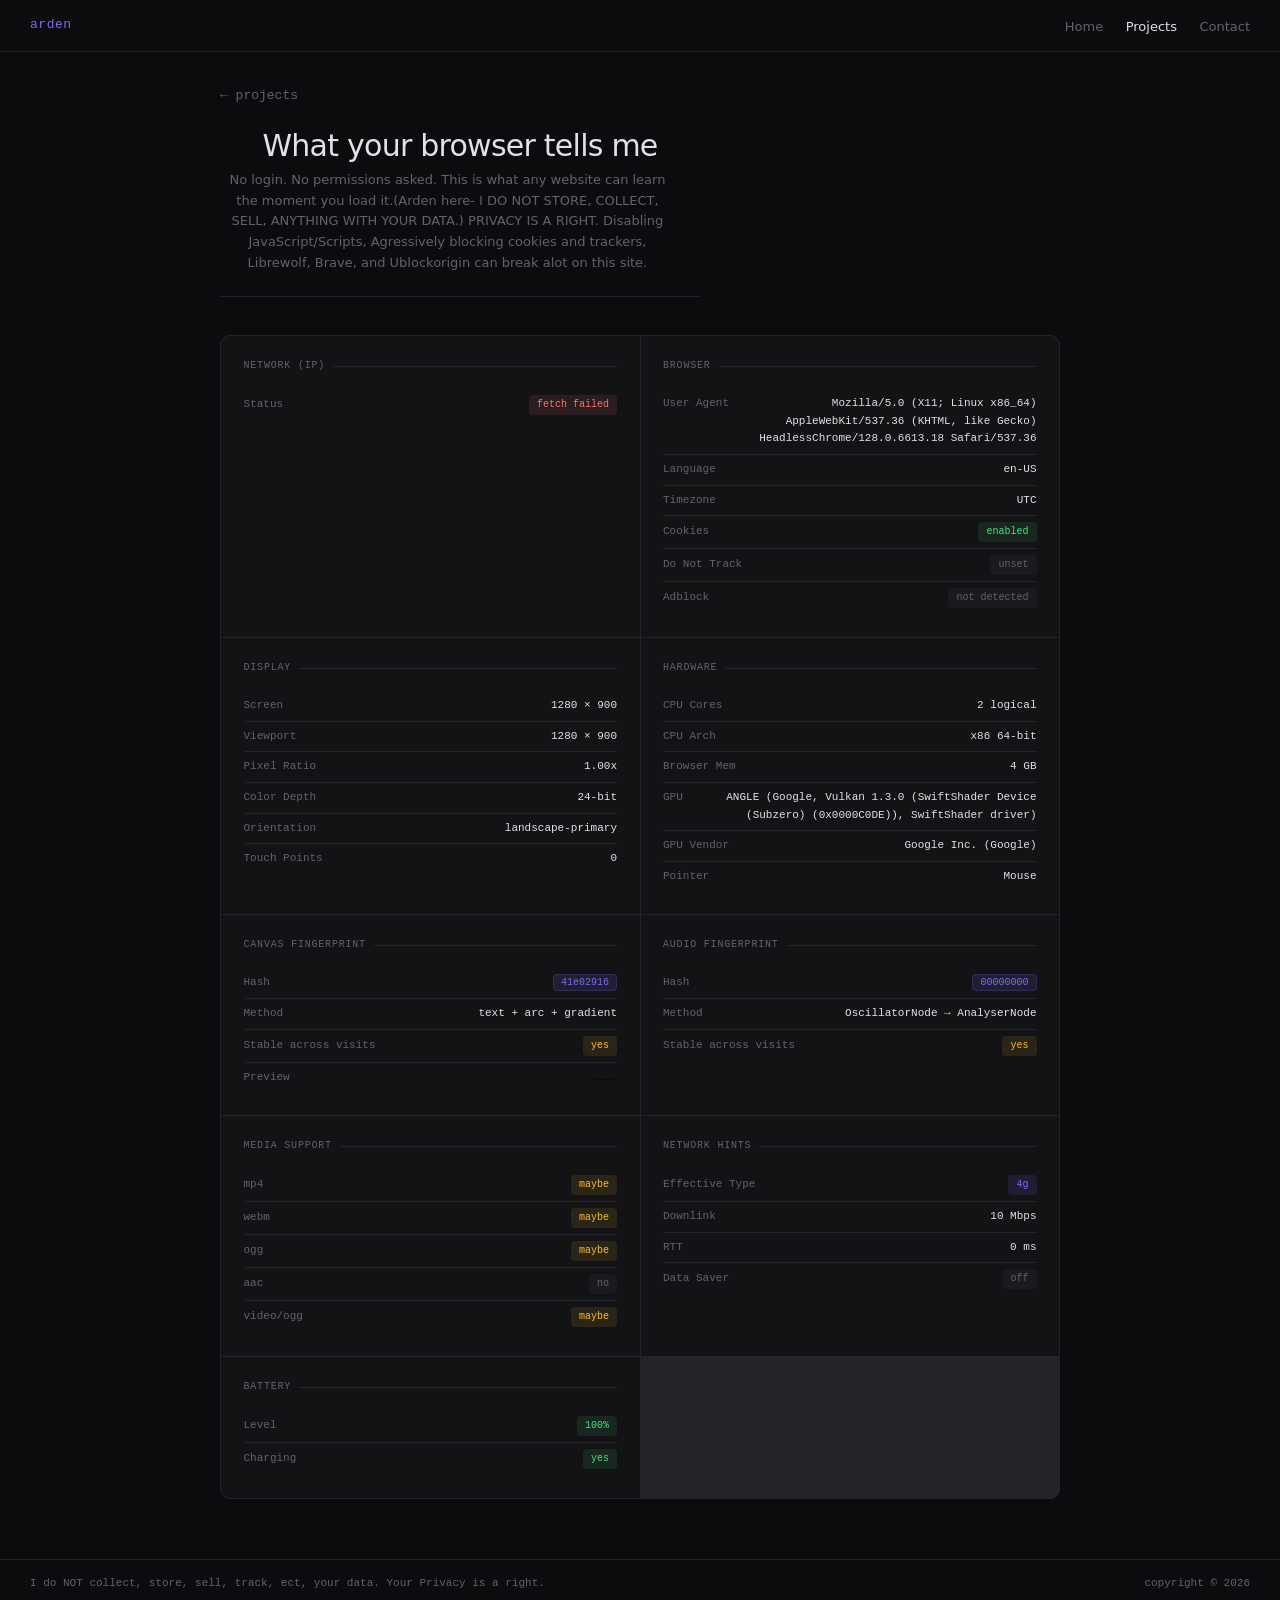
<file: tracker/index.html>
<!DOCTYPE html>
<html lang="en">
<head>
  <meta charset="UTF-8">
  <meta name="viewport" content="width=device-width, initial-scale=1.0">
  <title>Tracker — Arden</title>
  <link rel="stylesheet" href="style.css">
</head>
<body>
  <nav>
    <a href="/index.html" class="nav-logo">arden</a>
    <ul class="nav-links">
      <li><a href="../index.html">Home</a></li>
      <li><a href="../projects.html" class="active">Projects</a></li>
      <li><a href="../contact.html">Contact</a></li>
    </ul>
  </nav>

  <main>
    <div class="back-link"><a href="../projects.html">← projects</a></div>
    <section class="hero">
      <h1>What your browser tells me</h1>
      <p class="hero-sub">No login. No permissions asked. This is what any website can learn the moment you load it.(Arden here- I DO NOT STORE, COLLECT, SELL, ANYTHING WITH YOUR DATA.) PRIVACY IS A RIGHT. Disabling JavaScript/Scripts, Agressively blocking cookies and trackers, Librewolf, Brave, and Ublockorigin can break alot on this site.</p>
    </section>
    <div class="grid" id="grid"></div>
  </main>

  <footer>
    <span>I do NOT collect, store, sell, track, ect, your data. Your Privacy is a right.</span>
    <span>copyright © 2026</span>
  </footer>

  <script src="tracker.js"></script>
</body>
</html>
</file>
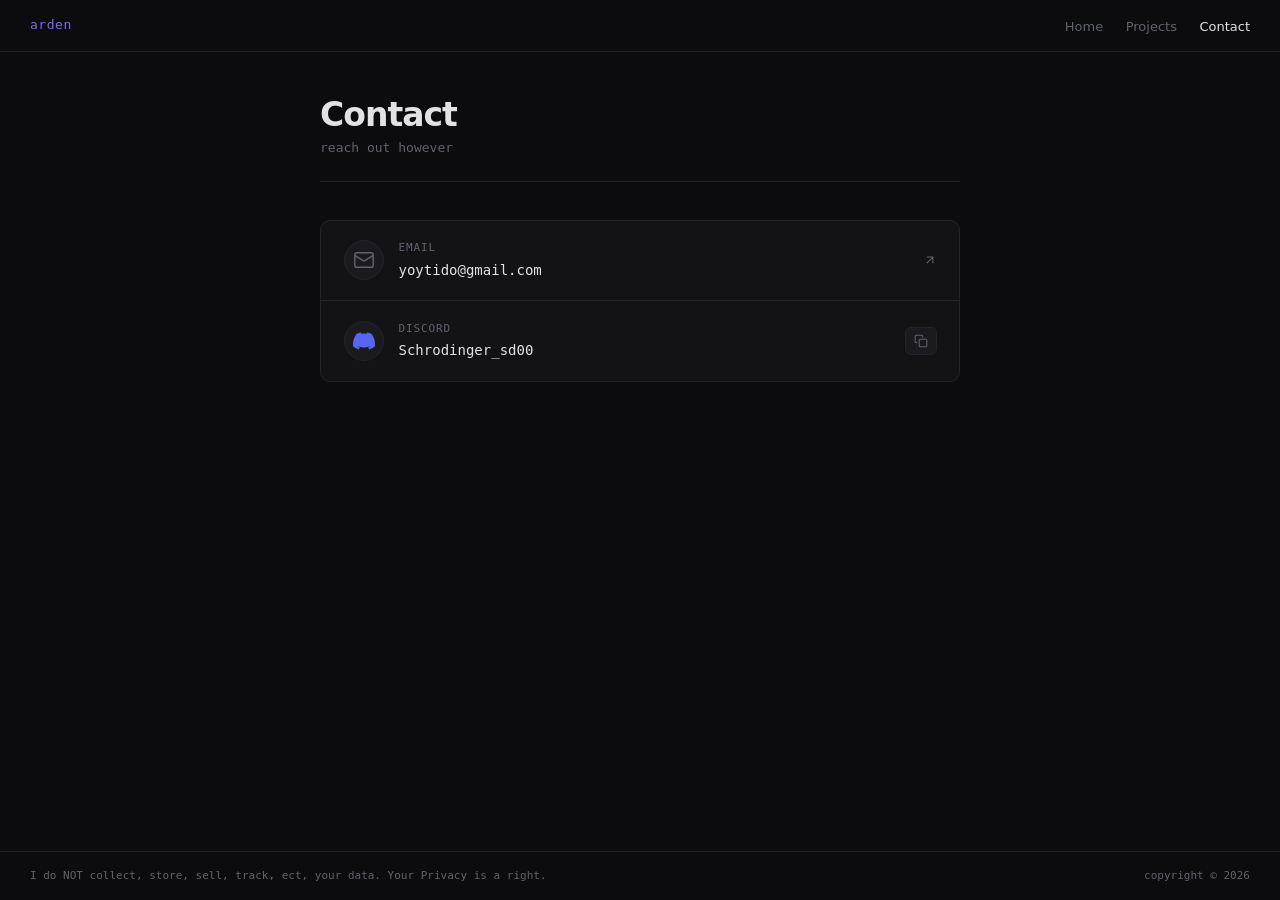
<file: contact.html>
<!DOCTYPE html>
<html lang="en">
<head>
  <meta charset="UTF-8">
  <meta name="viewport" content="width=device-width, initial-scale=1.0">
  <title>Contact — Arden</title>
  <link rel="stylesheet" href="style.css">
</head>
<body>
  <nav>
    <a href="/index.html" class="nav-logo">arden</a>
    <ul class="nav-links">
      <li><a href="index.html">Home</a></li>
      <li><a href="projects.html">Projects</a></li>
      <li><a href="contact.html" class="active">Contact</a></li>
    </ul>
  </nav>

  <main class="page-main">
    <div class="page-header">
      <h1>Contact</h1>
      <p class="page-sub">reach out however</p>
    </div>

    <div class="contact-grid">
      <a href="mailto:yoytido@gmail.com" class="contact-card">
        <div class="contact-icon">
          <svg width="22" height="22" viewBox="0 0 24 24" fill="none" stroke="currentColor" stroke-width="1.6" stroke-linecap="round" stroke-linejoin="round"><rect x="2" y="4" width="20" height="16" rx="2"/><path d="m22 7-8.97 5.7a1.94 1.94 0 0 1-2.06 0L2 7"/></svg>
        </div>
        <div class="contact-info">
          <span class="contact-platform">Email</span>
          <span class="contact-handle">yoytido@gmail.com</span>
        </div>
        <svg class="contact-arrow" width="14" height="14" viewBox="0 0 24 24" fill="none" stroke="currentColor" stroke-width="1.8" stroke-linecap="round" stroke-linejoin="round"><path d="M7 17L17 7M17 7H7M17 7v10"/></svg>
      </a>

      <div class="contact-card no-link">
        <div class="contact-icon discord-icon">
          <svg width="22" height="22" viewBox="0 0 24 24" fill="currentColor"><path d="M20.317 4.37a19.791 19.791 0 0 0-4.885-1.515.074.074 0 0 0-.079.037c-.21.375-.444.864-.608 1.25a18.27 18.27 0 0 0-5.487 0 12.64 12.64 0 0 0-.617-1.25.077.077 0 0 0-.079-.037A19.736 19.736 0 0 0 3.677 4.37a.07.07 0 0 0-.032.027C.533 9.046-.32 13.58.099 18.057c.002.022.015.043.033.055a19.938 19.938 0 0 0 5.993 3.03.078.078 0 0 0 .084-.028c.462-.63.874-1.295 1.226-1.994a.076.076 0 0 0-.041-.106 13.107 13.107 0 0 1-1.872-.892.077.077 0 0 1-.008-.128 10.2 10.2 0 0 0 .372-.292.074.074 0 0 1 .077-.01c3.928 1.793 8.18 1.793 12.062 0a.074.074 0 0 1 .078.01c.12.098.246.198.373.292a.077.077 0 0 1-.006.127 12.299 12.299 0 0 1-1.873.892.077.077 0 0 0-.041.107c.36.698.772 1.362 1.225 1.993a.076.076 0 0 0 .084.028 19.839 19.839 0 0 0 6.002-3.03.077.077 0 0 0 .032-.054c.5-5.177-.838-9.674-3.549-13.66a.061.061 0 0 0-.031-.03z"/></svg>
        </div>
        <div class="contact-info">
          <span class="contact-platform">Discord</span>
          <span class="contact-handle">Schrodinger_sd00</span>
        </div>
        <button class="copy-btn" onclick="copyDiscord(this)" aria-label="Copy username">
          <svg width="14" height="14" viewBox="0 0 24 24" fill="none" stroke="currentColor" stroke-width="1.8" stroke-linecap="round" stroke-linejoin="round"><rect x="9" y="9" width="13" height="13" rx="2"/><path d="M5 15H4a2 2 0 0 1-2-2V4a2 2 0 0 1 2-2h9a2 2 0 0 1 2 2v1"/></svg>
        </button>
      </div>
    </div>
  </main>
        
  <footer>
    <span>I do NOT collect, store, sell, track, ect, your data. Your Privacy is a right.</span>
    <span>copyright © 2026</span>
  </footer>

  <script>
    function copyDiscord(btn) {
      navigator.clipboard.writeText('imtouchingmyselfrn_').then(() => {
        btn.innerHTML = '<svg width="14" height="14" viewBox="0 0 24 24" fill="none" stroke="currentColor" stroke-width="2" stroke-linecap="round" stroke-linejoin="round"><polyline points="20 6 9 17 4 12"/></svg>';
        setTimeout(() => {
          btn.innerHTML = '<svg width="14" height="14" viewBox="0 0 24 24" fill="none" stroke="currentColor" stroke-width="1.8" stroke-linecap="round" stroke-linejoin="round"><rect x="9" y="9" width="13" height="13" rx="2"/><path d="M5 15H4a2 2 0 0 1-2-2V4a2 2 0 0 1 2-2h9a2 2 0 0 1 2 2v1"/></svg>';
        }, 2000);
      });
    }
  </script>
</body>
</html>
</file>
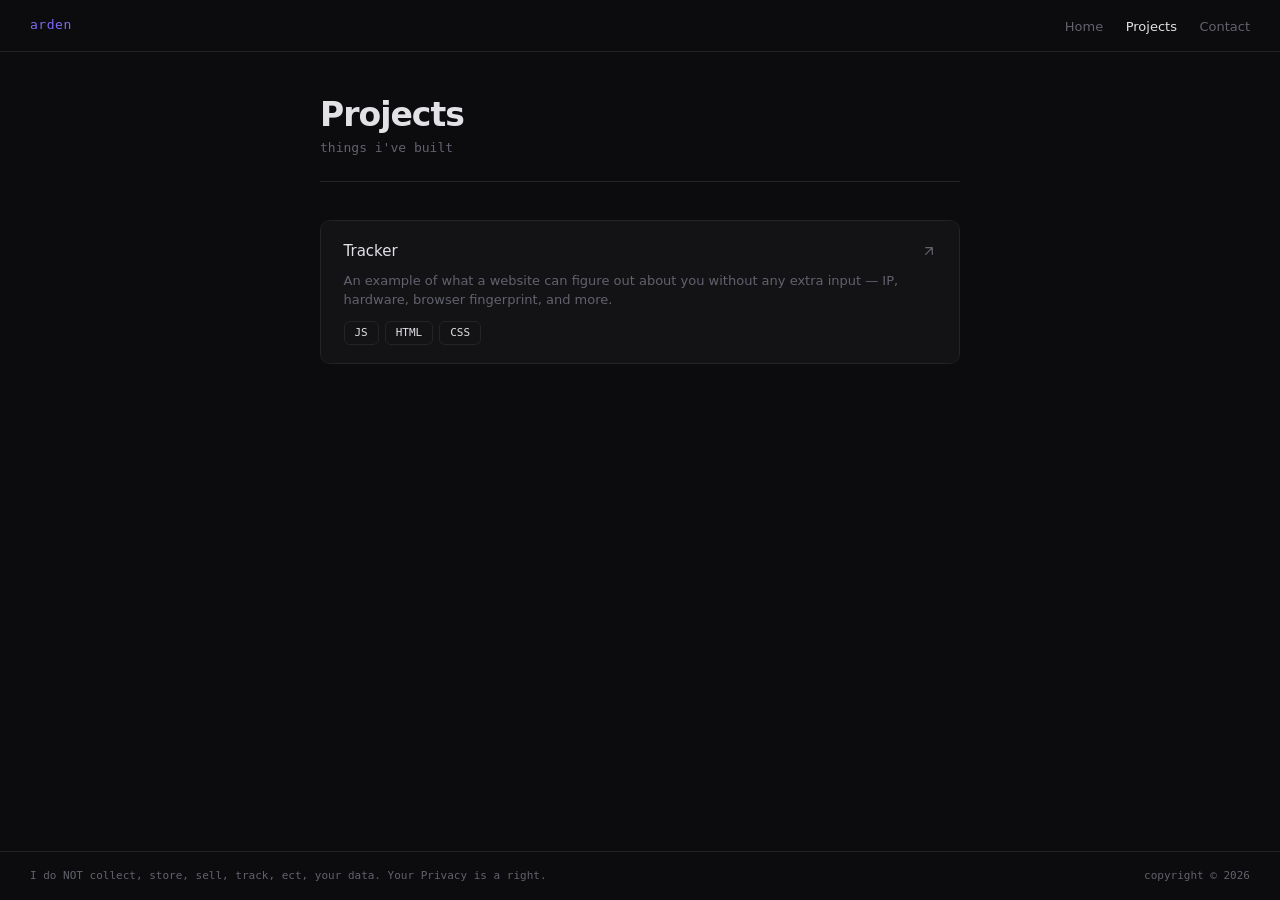
<file: projects.html>
<!DOCTYPE html>
<html lang="en">
<head>
  <meta charset="UTF-8">
  <meta name="viewport" content="width=device-width, initial-scale=1.0">
  <title>Projects — Arden</title>
  <link rel="stylesheet" href="style.css">
</head>
<body>
  <nav>
    <a href="/index.html" class="nav-logo">arden</a>
    <ul class="nav-links">
      <li><a href="index.html">Home</a></li>
      <li><a href="projects.html" class="active">Projects</a></li>
      <li><a href="contact.html">Contact</a></li>
    </ul>
  </nav>

  <main class="page-main">
    <div class="page-header">
      <h1>Projects</h1>
      <p class="page-sub">things i've built</p>
    </div>

    <div class="projects-grid">
      <a href="tracker/index.html" class="project-card">
        <div class="project-top">
          <span class="project-name">Tracker</span>
          <svg class="project-arrow" width="16" height="16" viewBox="0 0 24 24" fill="none" stroke="currentColor" stroke-width="1.8" stroke-linecap="round" stroke-linejoin="round"><path d="M7 17L17 7M17 7H7M17 7v10"/></svg>
        </div>
        <p class="project-desc">An example of what a website can figure out about you without any extra input — IP, hardware, browser fingerprint, and more.</p>
        <div class="project-tags">
          <span class="tag">JS</span>
          <span class="tag">HTML</span>
          <span class="tag">CSS</span>
        </div>
      </a>
    </div>
  </main>

  <footer>
    <span>I do NOT collect, store, sell, track, ect, your data. Your Privacy is a right.</span>
    <span>copyright © 2026</span>
  </footer>
</body>
</html>
</file>
<file: tracker/style.css>
@import url('../style.css');

:root {
  --green: #4ade80;
  --amber: #fbbf24;
  --red: #f87171;
}

main {
  flex: 1;
  max-width: 900px;
  width: 100%;
  margin: 0 auto;
  padding: 2rem 2rem 4rem;
}

.back-link {
  margin-bottom: 1.5rem;
}

.back-link a {
  font-size: 13px;
  font-family: var(--mono);
  color: var(--muted);
  text-decoration: none;
  transition: color 0.15s;
}

.back-link a:hover {
  color: var(--text);
}

.hero {
  margin-bottom: 2.5rem;
  padding-bottom: 1.5rem;
  border-bottom: 1px solid var(--border);
}

.hero h1 {
  font-size: clamp(1.4rem, 3.5vw, 2rem);
  font-weight: 500;
  letter-spacing: -0.025em;
  margin-bottom: 0.5rem;
}

.hero-sub {
  font-size: 13px;
  color: var(--muted);
  max-width: 55ch;
}

.grid {
  display: grid;
  grid-template-columns: repeat(auto-fill, minmax(360px, 1fr));
  gap: 1px;
  background: var(--border);
  border: 1px solid var(--border);
  border-radius: 10px;
  overflow: hidden;
}

.card {
  background: var(--surface);
  padding: 1.5rem;
  transition: background 0.15s;
}

.card:hover {
  background: var(--surface-hi);
}

.card-title {
  font-size: 10px;
  font-family: var(--mono);
  color: var(--muted);
  letter-spacing: 0.08em;
  text-transform: uppercase;
  margin-bottom: 1rem;
  display: flex;
  align-items: center;
  gap: 8px;
}

.card-title::after {
  content: '';
  flex: 1;
  height: 1px;
  background: var(--border);
}

.rows { display: flex; flex-direction: column; }

.row {
  display: flex;
  justify-content: space-between;
  align-items: baseline;
  gap: 1rem;
  padding: 6px 0;
  border-bottom: 1px solid var(--border);
  font-size: 12px;
}

.row:last-child { border-bottom: none; }

.row-key {
  color: var(--muted);
  font-family: var(--mono);
  font-size: 11px;
  white-space: nowrap;
  flex-shrink: 0;
}

.row-val {
  font-family: var(--mono);
  font-size: 11px;
  color: var(--text);
  text-align: right;
  word-break: break-all;
}

.row-val a { color: var(--accent); text-decoration: none; }
.row-val a:hover { text-decoration: underline; }

.pill {
  display: inline-block;
  padding: 2px 8px;
  border-radius: 4px;
  font-size: 10px;
  font-family: var(--mono);
  font-weight: 500;
}

.pill-green  { background: rgba(74, 222, 128, 0.1); color: var(--green); }
.pill-amber  { background: rgba(251, 191, 36, 0.1);  color: var(--amber); }
.pill-red    { background: rgba(248, 113, 113, 0.1); color: var(--red); }
.pill-accent { background: var(--accent-dim);        color: var(--accent); }
.pill-muted  { background: var(--surface-hi);        color: var(--muted); }

.loading-row {
  animation: pulse 1.4s ease-in-out infinite;
  background: var(--surface-hi);
  height: 12px;
  border-radius: 3px;
  width: 60%;
}

@keyframes pulse {
  0%, 100% { opacity: 0.4; }
  50%       { opacity: 0.9; }
}

.ip-badge {
  font-family: var(--mono);
  font-size: 10px;
  color: var(--accent);
  background: var(--accent-dim);
  border: 1px solid rgba(124, 106, 247, 0.2);
  border-radius: 4px;
  padding: 2px 7px;
}

.canvas-fingerprint {
  width: 100%;
  height: 6px;
  border-radius: 3px;
  overflow: hidden;
  margin-top: 4px;
}

@media (max-width: 640px) {
  .grid { grid-template-columns: 1fr; border-radius: 8px; }
  main  { padding: 1.5rem 1rem 3rem; }
}
</file>
<file: style.css>
*, *::before, *::after {
  box-sizing: border-box;
  margin: 0;
  padding: 0;
}

:root {
  --bg: #0c0c0e;
  --surface: #131316;
  --surface-hi: #1a1a1f;
  --border: #232329;
  --border-hi: #2e2e38;
  --text: #e2e2e6;
  --muted: #62626e;
  --accent: #7c6af7;
  --accent-dim: rgba(124, 106, 247, 0.12);
  --mono: 'Geist Mono', 'JetBrains Mono', ui-monospace, monospace;
  --sans: 'Inter', system-ui, sans-serif;
}

html {
  background: var(--bg);
  color: var(--text);
  font-family: var(--sans);
  font-size: 15px;
  line-height: 1.6;
  -webkit-font-smoothing: antialiased;
}

body {
  min-height: 100vh;
  display: flex;
  flex-direction: column;
}

nav {
  display: flex;
  align-items: center;
  justify-content: space-between;
  padding: 0 2rem;
  height: 52px;
  border-bottom: 1px solid var(--border);
  position: sticky;
  top: 0;
  background: var(--bg);
  z-index: 10;
}

.nav-logo {
    font-family: var(--mono);
    font-size: 13px;
    color: var(--accent);
    letter-spacing: 0.04em;
    text-decoration: none;
}
.nav-links {
  display: flex;
  gap: 1.5rem;
  list-style: none;
}

.nav-links a {
  font-size: 13px;
  color: var(--muted);
  text-decoration: none;
  transition: color 0.15s;
}

.nav-links a:hover,
.nav-links a.active {
  color: var(--text);
}

footer {
  display: flex;
  justify-content: space-between;
  padding: 1rem 2rem;
  border-top: 1px solid var(--border);
  font-size: 11px;
  color: var(--muted);
  font-family: var(--mono);
  margin-top: auto;
}

.home-main {
  flex: 1;
  display: flex;
  align-items: center;
  justify-content: center;
  padding: 4rem 2rem;
}

.hero {
  text-align: center;
  max-width: 480px;
  width: 100%;
}

.avatar {
  width: 110px;
  height: 110px;
  border-radius: 50%;
  object-fit: cover;
  border: 2px solid var(--border);
  margin-bottom: 1.5rem;
}

h1 {
  font-size: clamp(2rem, 6vw, 3rem);
  font-weight: 600;
  letter-spacing: -0.03em;
  line-height: 1.1;
  margin-bottom: 0.6rem;
}

.alt-name {
  color: #7c6af7;
  font-weight: 400;
}

.tagline {
  font-size: 13px;
  color: var(--muted);
  margin-bottom: 1.75rem;
  font-family: var(--mono);
}

.interests {
  margin-bottom: 1.75rem;
}

.interest-label {
  display: block;
  font-size: 10px;
  font-family: var(--mono);
  color: var(--muted);
  letter-spacing: 0.1em;
  text-transform: uppercase;
  margin-bottom: 0.6rem;
}

.tags {
  display: flex;
  flex-wrap: wrap;
  justify-content: center;
  gap: 8px;
}

.tag {
  background: var(--surface);
  border: 1px solid var(--border);
  border-radius: 6px;
  padding: 4px 14px;
  font-size: 12px;
  font-family: var(--mono);
  color: var(--text);
}

.socials {
  display: flex;
  justify-content: center;
  gap: 12px;
}

.socials a {
  display: inline-flex;
  align-items: center;
  justify-content: center;
  width: 40px;
  height: 40px;
  border-radius: 50%;
  background: var(--surface);
  border: 1px solid var(--border);
  color: var(--muted);
  text-decoration: none;
  transition: color 0.15s, border-color 0.15s;
}

.socials a:hover {
  color: var(--text);
  border-color: var(--accent);
}

.page-main {
  flex: 1;
  max-width: 700px;
  width: 100%;
  margin: 0 auto;
  padding: 3rem 2rem 4rem;
}

.page-header {
  margin-bottom: 2.5rem;
  padding-bottom: 1.5rem;
  border-bottom: 1px solid var(--border);
}

.page-header h1 {
  font-size: clamp(1.6rem, 4vw, 2.2rem);
  margin-bottom: 0.3rem;
}

.page-sub {
  font-size: 13px;
  color: var(--muted);
  font-family: var(--mono);
}

.projects-grid {
  display: flex;
  flex-direction: column;
  gap: 1px;
  background: var(--border);
  border: 1px solid var(--border);
  border-radius: 10px;
  overflow: hidden;
}

.project-card {
  background: var(--surface);
  padding: 1.25rem 1.5rem;
  text-decoration: none;
  color: var(--text);
  transition: background 0.15s;
  display: block;
}

.project-card:hover {
  background: var(--surface-hi);
}

.project-top {
  display: flex;
  align-items: center;
  justify-content: space-between;
  margin-bottom: 0.5rem;
}

.project-name {
  font-size: 15px;
  font-weight: 500;
}

.project-arrow {
  color: var(--muted);
  transition: color 0.15s, transform 0.15s;
}

.project-card:hover .project-arrow {
  color: var(--accent);
  transform: translate(2px, -2px);
}

.project-desc {
  font-size: 13px;
  color: var(--muted);
  margin-bottom: 0.75rem;
  line-height: 1.5;
}

.project-tags {
  display: flex;
  gap: 6px;
}

.project-tags .tag {
  padding: 2px 10px;
  font-size: 11px;
}

.contact-grid {
  display: flex;
  flex-direction: column;
  gap: 1px;
  background: var(--border);
  border: 1px solid var(--border);
  border-radius: 10px;
  overflow: hidden;
}

.contact-card {
  background: var(--surface);
  padding: 1.25rem 1.5rem;
  display: flex;
  align-items: center;
  gap: 1rem;
  text-decoration: none;
  color: var(--text);
  transition: background 0.15s;
}

.contact-card:hover {
  background: var(--surface-hi);
}

.contact-card.no-link {
  cursor: default;
}

.contact-icon {
  width: 40px;
  height: 40px;
  border-radius: 50%;
  background: var(--surface-hi);
  border: 1px solid var(--border);
  display: flex;
  align-items: center;
  justify-content: center;
  color: var(--muted);
  flex-shrink: 0;
}

.discord-icon {
  color: #5865f2;
}

.contact-info {
  flex: 1;
  display: flex;
  flex-direction: column;
  gap: 2px;
}

.contact-platform {
  font-size: 11px;
  font-family: var(--mono);
  color: var(--muted);
  text-transform: uppercase;
  letter-spacing: 0.08em;
}

.contact-handle {
  font-size: 14px;
  font-family: var(--mono);
}

.contact-arrow {
  color: var(--muted);
  transition: color 0.15s, transform 0.15s;
}

.contact-card:hover .contact-arrow {
  color: var(--accent);
  transform: translate(2px, -2px);
}

.copy-btn {
  background: var(--surface-hi);
  border: 1px solid var(--border);
  border-radius: 6px;
  padding: 6px 8px;
  color: var(--muted);
  cursor: pointer;
  display: flex;
  align-items: center;
  transition: color 0.15s, border-color 0.15s;
}

.copy-btn:hover {
  color: var(--text);
  border-color: var(--border-hi);
}

@media (max-width: 480px) {
  nav { padding: 0 1rem; }
  .home-main { padding: 3rem 1rem; }
  .page-main { padding: 2rem 1rem 3rem; }
  footer { padding: 1rem; }
}
</file>
